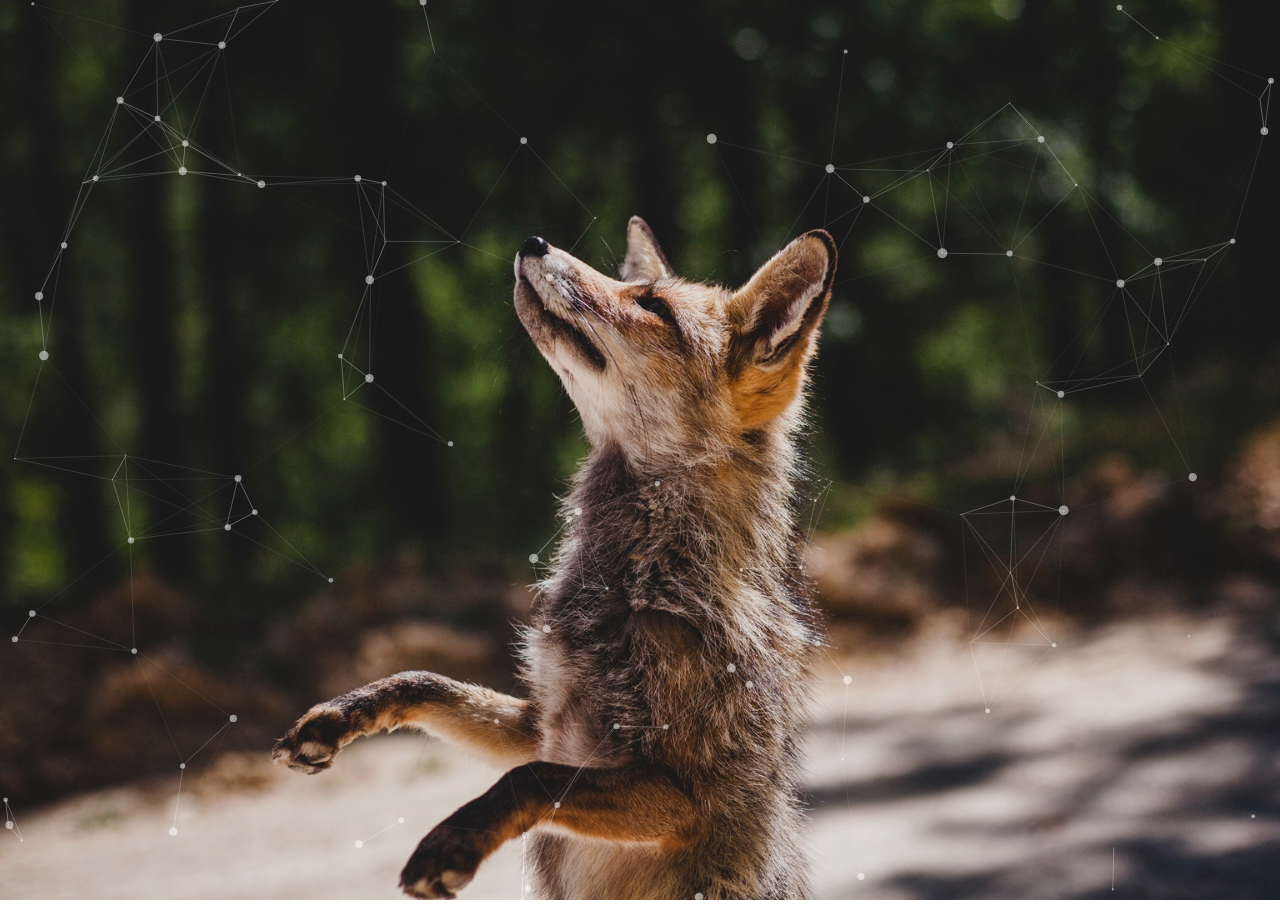
<file: Particle Effect/index.html>
<!DOCTYPE html>
<html lang="en">
<head>
    <meta charset="UTF-8">
    <meta name="viewport" content="width=device-width, initial-scale=1.0">
    <link rel="stylesheet" href="style.css">
    <title>Particle effect on hero image</title>
</head>
<body>

    <div id="particles-js"></div>
    
    <script src="js/particles.js"></script>
    <script src="js/particles.min.js"></script>
    <script src="js/app.js"></script>
</body>
</html>
</file>
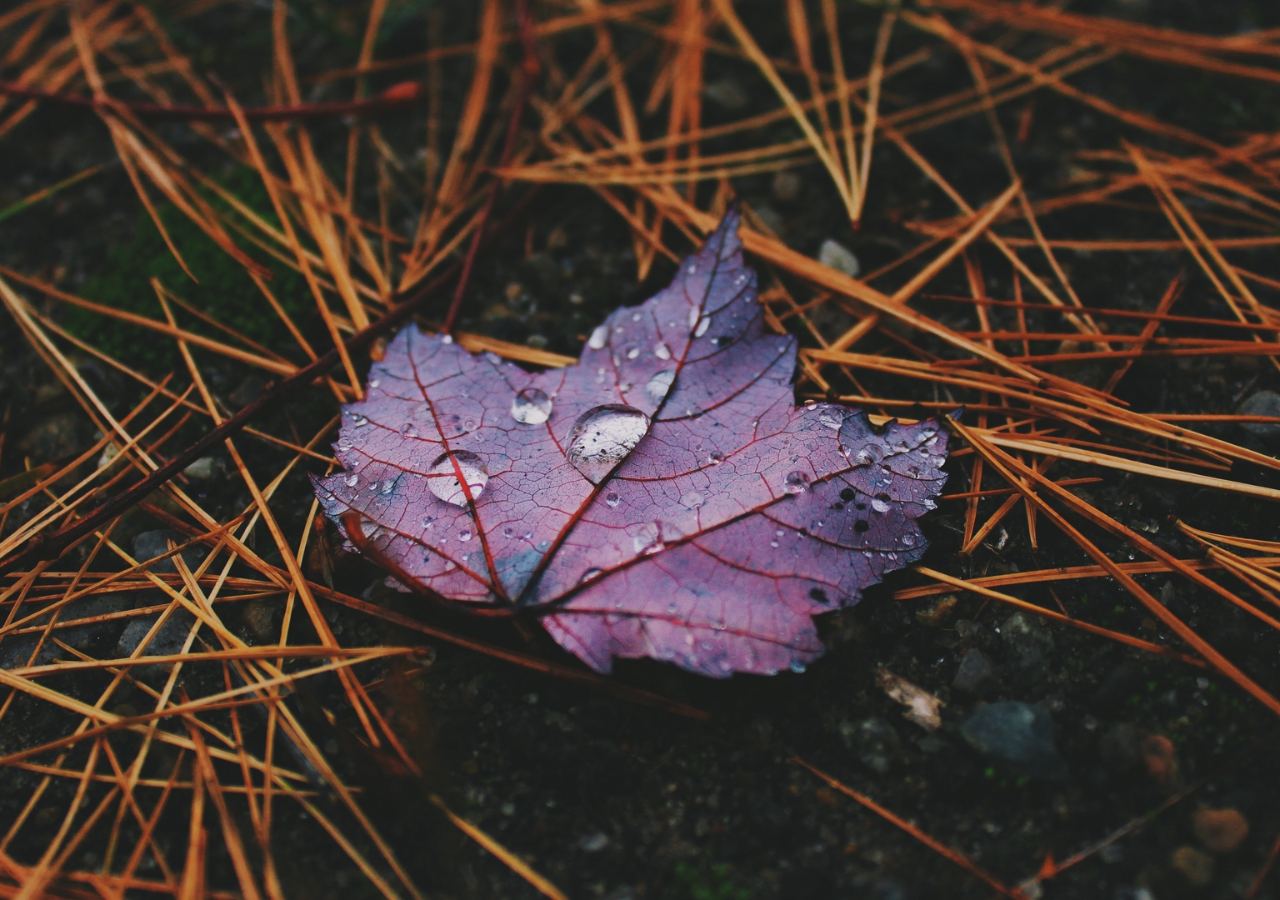
<file: Water Ripple effect/index.html>
<!DOCTYPE html>
<html lang="en">
<head>
    <meta charset="UTF-8">
    <meta name="viewport" content="width=device-width, initial-scale=1.0">
    <link rel="stylesheet" href="style.css">
    <!-- jQuery library -->
    <script src="https://ajax.googleapis.com/ajax/libs/jquery/3.4.1/jquery.min.js"></script>
    <title>Water Ripple Effect</title>
</head>
<body>

    <div class="slider"> <!--Some code--> </div>

    
    <script src="main.js"></script>
    <script src="jquery.ripples-min.js"></script>
</body>
</html>
</file>
<file: Particle Effect/style.css>
body {
    margin: 0;
    padding: 0;
    height: 100vh;
}

#particles-js {
    height: 100%;
    background-image:  linear-gradient(rgba(0,0,0,0.1),rgba(0,0,0,0.1)), url('img/fox.jpg');
    background-position: center;
    background-repeat: no-repeat;
    background-size: cover;
}
</file>
<file: Water Ripple effect/style.css>
* {
    margin: 0;
    padding: 0;
}

.slider {
    background-image: linear-gradient(rgba(0,0,0,0.3),rgba(0,0,0,0.3)), url(autumn.jpg);
    background-position: center;
    background-repeat: no-repeat;
    background-size: cover;
    height: 100vh;
}
</file>
